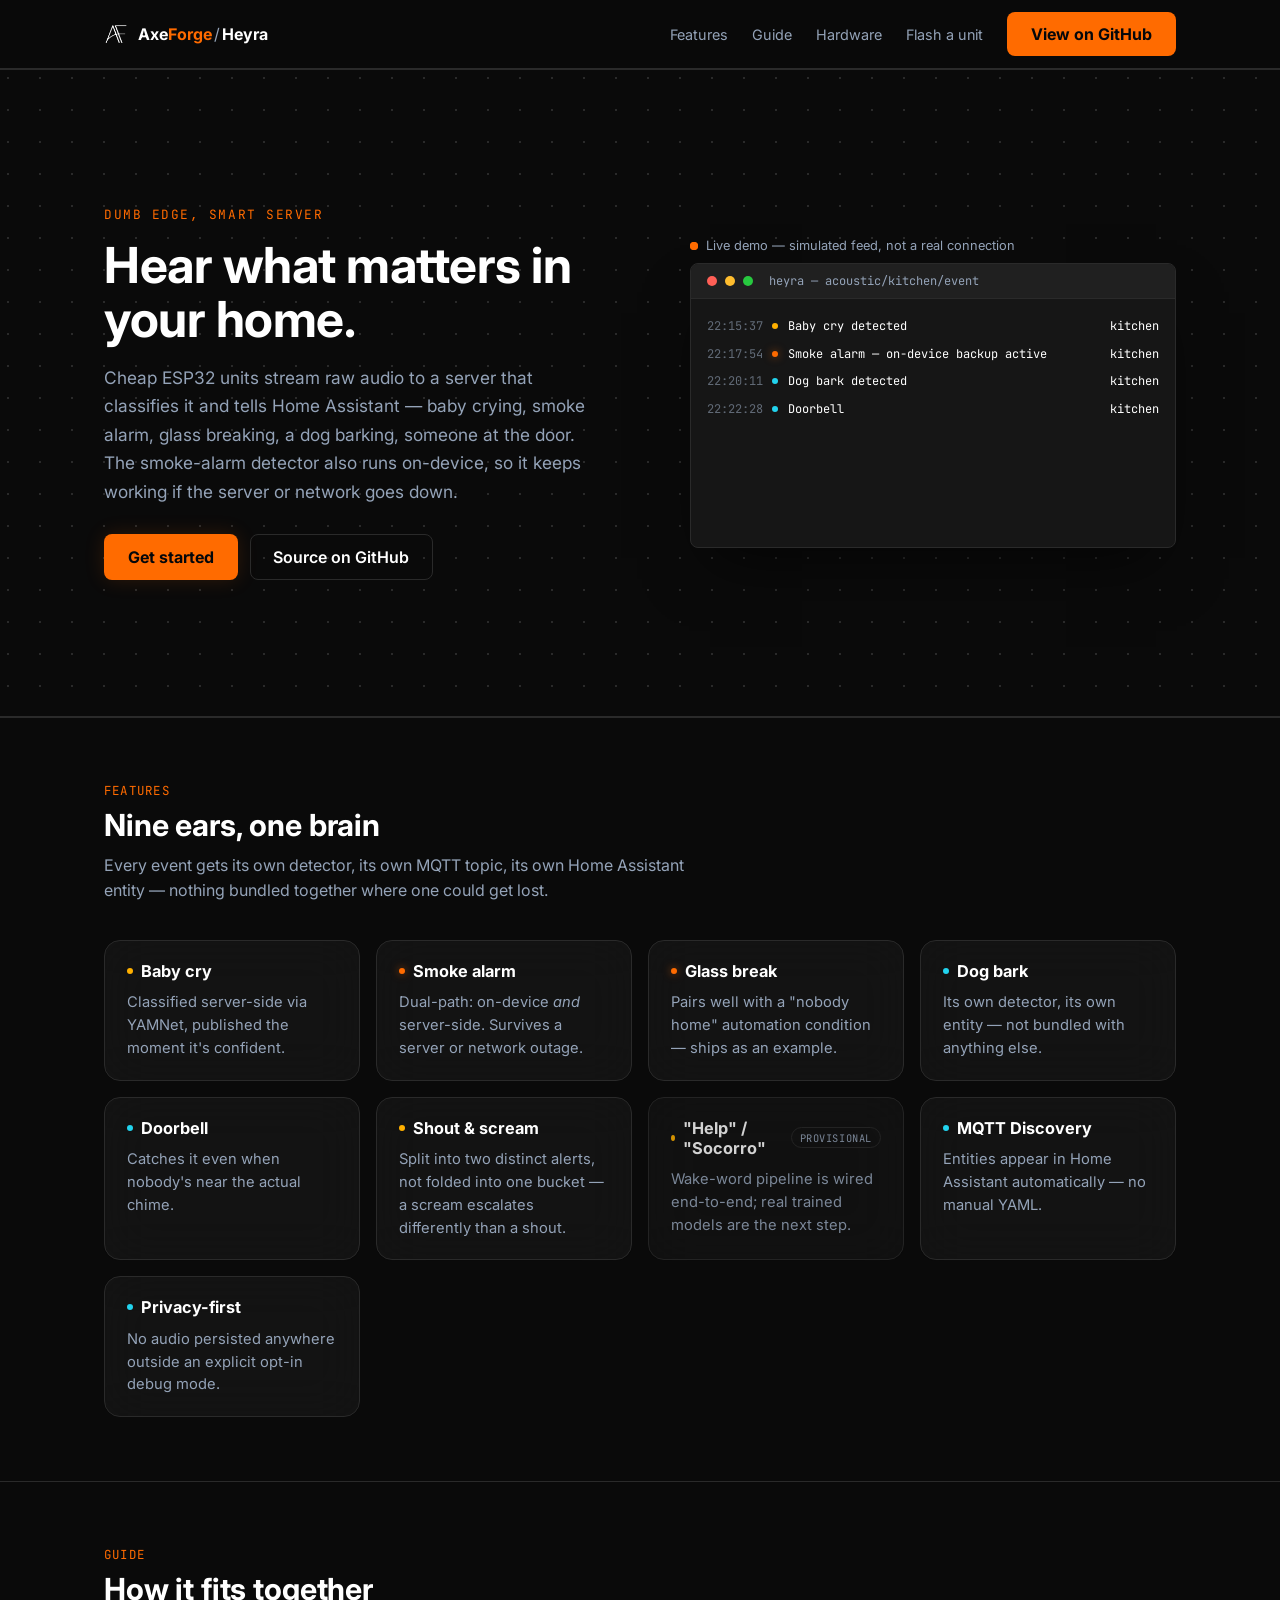
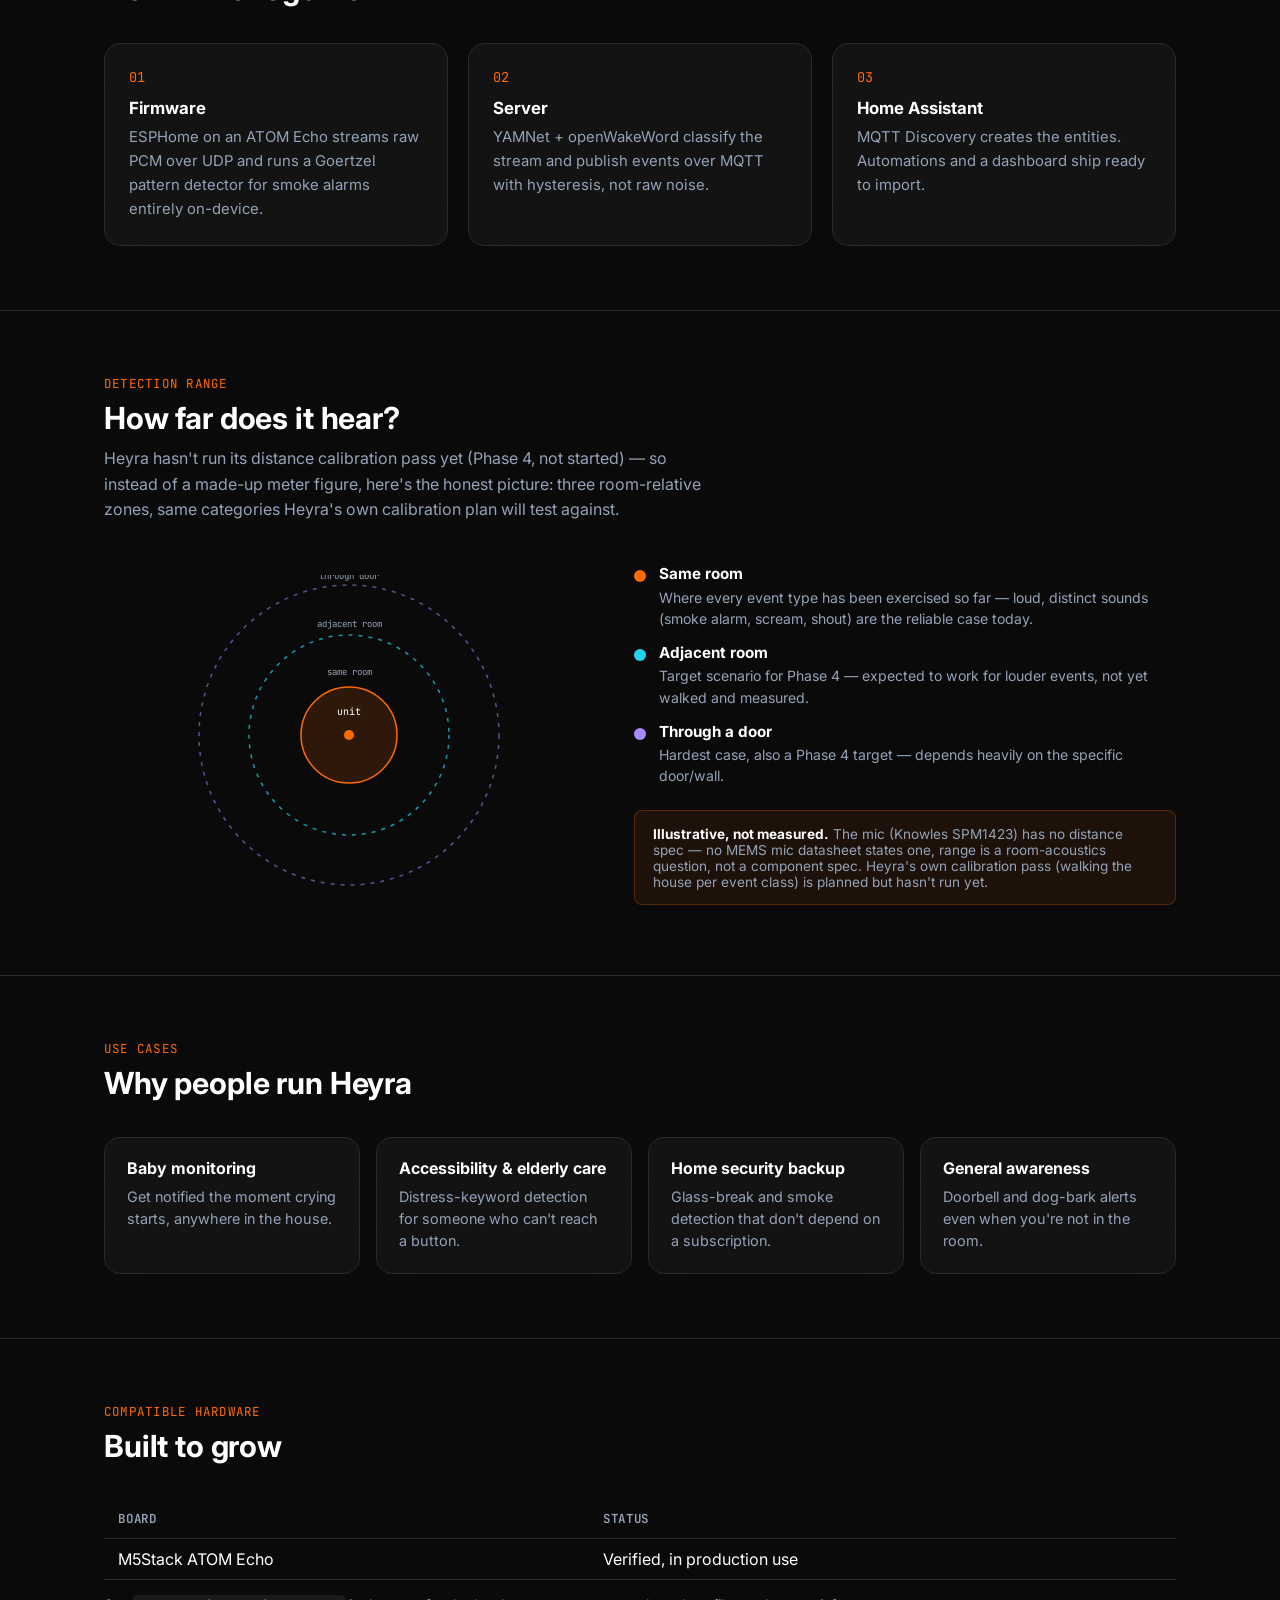
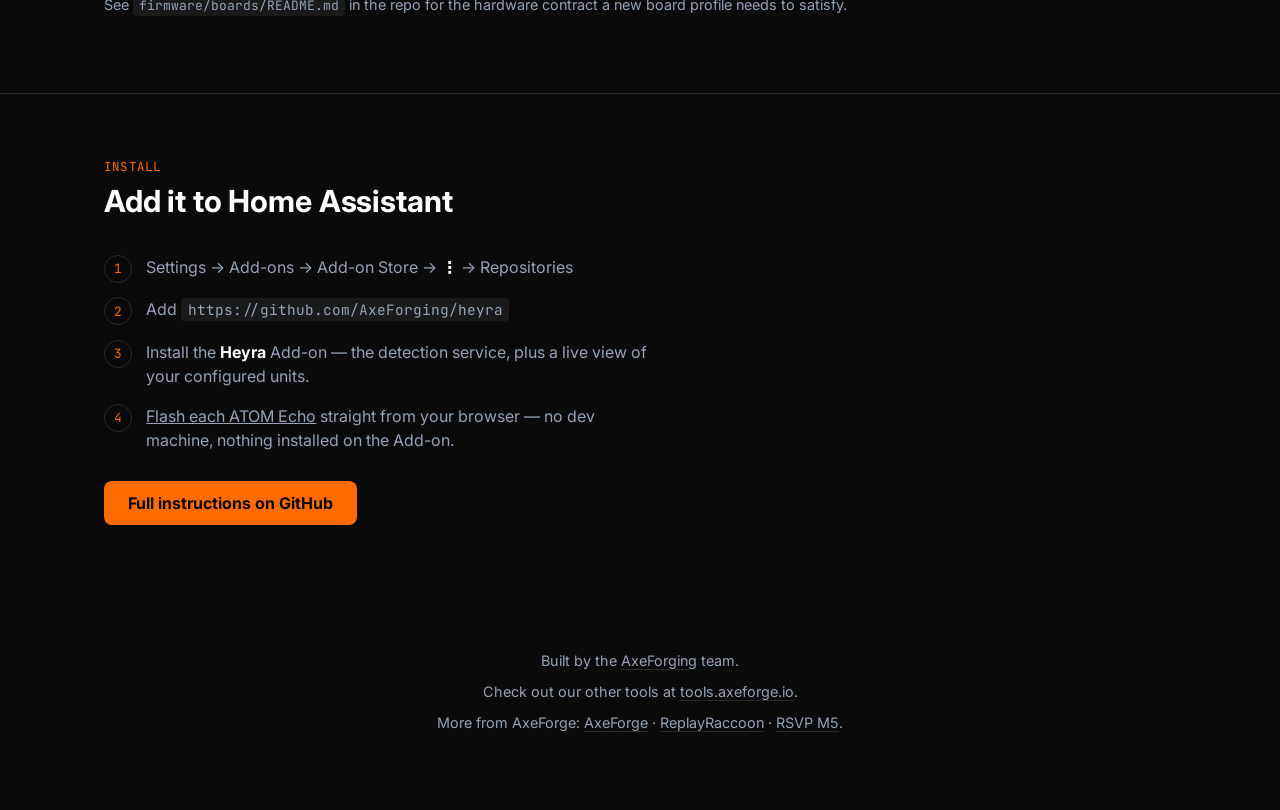
<file: web/index.html>
<!doctype html>
<html lang="en" data-flavor="relay">
<head>
<meta charset="utf-8">
<meta name="viewport" content="width=device-width, initial-scale=1">
<title>Heyra — Acoustic event detection for Home Assistant</title>
<meta name="description" content="Dumb edge, smart server acoustic event detection mesh for Home Assistant, by AxeForging.">
<link rel="icon" href="./favicon.png" type="image/png">
<link rel="apple-touch-icon" href="./favicon.png">
<link rel="stylesheet" href="./axeforge.css">
<style>
  /* AxeForge shell + the relay flavor (external tools/hardware/browser extensions)
     -- see branding/README.md. Fonts/components (Inter, JetBrains Mono, .glass-card,
     .terminal-window, .axe-button) are inherited from the kit deliberately, not
     swapped -- the kit's own consistency contract bans per-tool display fonts, and
     this is a real cross-project brand system, not a fresh greenfield choice to
     second-guess. */

  * { box-sizing: border-box; }
  body { margin: 0; }
  a { color: inherit; }
  .wrap { max-width: 1120px; margin: 0 auto; padding: 0 1.5rem; }

  /* ---- Topbar ---- */
  .topbar {
    padding: 0;
    min-height: 68px;
    border-bottom: 1px solid var(--af-line);
    background: color-mix(in srgb, var(--af-bg) 88%, transparent);
    -webkit-backdrop-filter: blur(12px);
    backdrop-filter: blur(12px);
    position: sticky; top: 0; z-index: 40;
  }
  .topbar .wrap { display: flex; align-items: center; justify-content: space-between; min-height: 68px; }
  .topbar-brand { display: flex; align-items: center; gap: 0.6rem; text-decoration: none; font-weight: 700; }
  .topbar-brand img { height: 24px; width: 24px; }
  .topbar-brand .sep { color: var(--af-text-muted); font-weight: 400; margin: 0 0.15rem; }
  .topbar-brand .forge { color: var(--af-accent); }
  .topbar-nav { display: flex; align-items: center; gap: 1.5rem; font-size: 0.9rem; }
  .topbar-nav a.navlink { color: var(--af-text-muted); text-decoration: none; }
  .topbar-nav a.navlink:hover { color: var(--af-text); }

  /* ---- Hero: asymmetric two-column ---- */
  .hero {
    background-image: radial-gradient(circle, var(--af-line) 1px, transparent 1px);
    background-size: 32px 32px;
    background-position: -8px -8px;
    border-bottom: 1px solid var(--af-line);
  }
  .hero .wrap {
    display: grid;
    grid-template-columns: minmax(0, 1.05fr) minmax(320px, 0.95fr);
    gap: 3rem;
    align-items: center;
    padding-top: 4.5rem;
    padding-bottom: 4.5rem;
  }
  .kicker {
    font-family: var(--af-font-mono);
    font-size: 0.8rem;
    letter-spacing: 0.12em;
    text-transform: uppercase;
    color: var(--af-accent);
    margin-bottom: 1rem;
  }
  .hero h1 {
    font-size: clamp(2.1rem, 1.4rem + 2.6vw, 3.1rem);
    line-height: 1.08;
    margin: 0 0 1.1rem;
    letter-spacing: -0.01em;
  }
  .hero p.lede {
    color: var(--af-text-muted);
    font-size: 1.08rem;
    line-height: 1.65;
    max-width: 46ch;
    margin: 0 0 1.75rem;
  }
  .hero .ctas { display: flex; gap: 0.75rem; flex-wrap: wrap; }
  .btn-ghost {
    display: inline-flex; align-items: center; gap: 0.5rem;
    padding: 0.75rem 1.4rem; border-radius: var(--af-radius);
    border: 1px solid var(--af-line); color: var(--af-text);
    text-decoration: none; font-weight: 600; font-size: 1rem;
    transition: border-color 0.15s ease;
  }
  .btn-ghost:hover { border-color: color-mix(in srgb, var(--af-accent) 50%, transparent); }

  /* ---- Live feed demo (built from the kit's own .terminal-window) ---- */
  .feed-caption { display: flex; align-items: center; gap: 0.5rem; margin-bottom: 0.6rem; font-size: 0.8rem; color: var(--af-text-muted); }
  .pulse-dot { position: relative; width: 8px; height: 8px; border-radius: 50%; background: var(--af-accent); flex: none; }
  .pulse-dot::after {
    content: ""; position: absolute; inset: 0; border-radius: 50%; background: var(--af-accent);
    animation: pulse 2s ease-out infinite;
  }
  @keyframes pulse { 0% { opacity: 0.6; transform: scale(1); } 100% { opacity: 0; transform: scale(2.8); } }
  #feed-window { box-shadow: 0 30px 60px -20px rgb(0 0 0 / 0.6); }
  #feed-body { min-height: 15.5rem; max-height: 15.5rem; padding: 0.85rem 1rem; overflow: hidden; }
  .feed-line {
    display: grid; grid-template-columns: auto auto 1fr auto; gap: 0.6rem; align-items: baseline;
    padding: 0.3rem 0; color: var(--af-text-muted);
    animation: feed-in 0.4s cubic-bezier(0.16, 1, 0.3, 1);
  }
  @keyframes feed-in { from { opacity: 0; transform: translateY(-6px); } to { opacity: 1; transform: translateY(0); } }
  .feed-line .ts { color: var(--af-text-muted); opacity: 0.6; }
  .feed-line .room { color: var(--af-text); }
  .feed-line .label { color: var(--af-text); }
  .feed-tone { width: 6px; height: 6px; border-radius: 50%; align-self: center; }
  .feed-tone-info { background: #22d3ee; }
  .feed-tone-warn { background: #ffb000; }
  .feed-tone-critical { background: var(--af-accent); box-shadow: 0 0 8px color-mix(in srgb, var(--af-accent) 60%, transparent); }
  @media (prefers-reduced-motion: reduce) {
    .feed-line { animation: none; }
    .pulse-dot::after { animation: none; opacity: 0; }
  }

  /* ---- Sections ---- */
  section { padding: 4rem 0; border-top: 1px solid var(--af-line); }
  .section-head { margin-bottom: 2.25rem; max-width: 60ch; }
  .kicker-sm { font-family: var(--af-font-mono); font-size: 0.78rem; letter-spacing: 0.1em; text-transform: uppercase; color: var(--af-accent); margin-bottom: 0.5rem; }
  .section-title { font-size: clamp(1.5rem, 1.3rem + 0.8vw, 1.9rem); margin: 0 0 0.6rem; letter-spacing: -0.005em; }
  .section-sub { color: var(--af-text-muted); line-height: 1.6; margin: 0; }

  /* ---- Feature grid ---- */
  .feature-grid { display: grid; grid-template-columns: repeat(auto-fit, minmax(240px, 1fr)); gap: 1rem; }
  .feature-card { padding: 1.25rem 1.4rem; }
  .feature-card .tone-row { display: flex; align-items: center; gap: 0.5rem; margin-bottom: 0.65rem; }
  .feature-card h3 { margin: 0; font-size: 1.02rem; }
  .feature-card p { margin: 0; color: var(--af-text-muted); font-size: 0.92rem; line-height: 1.55; }
  .feature-card.provisional { opacity: 0.82; }
  .feature-card .badge {
    font-family: var(--af-font-mono); font-size: 0.65rem; letter-spacing: 0.05em; text-transform: uppercase;
    color: var(--af-text-muted); border: 1px solid var(--af-line); border-radius: 999px; padding: 0.15rem 0.5rem;
  }

  /* ---- Guide: asymmetric numbered flow ---- */
  .guide-flow { display: grid; grid-template-columns: repeat(auto-fit, minmax(260px, 1fr)); gap: 1.25rem; counter-reset: step; }
  .guide-step { padding: 1.5rem; position: relative; }
  .guide-step .num { font-family: var(--af-font-mono); font-size: 0.85rem; color: var(--af-accent); margin-bottom: 0.75rem; }
  .guide-step h3 { margin: 0 0 0.5rem; font-size: 1.05rem; }
  .guide-step p { margin: 0; color: var(--af-text-muted); font-size: 0.93rem; line-height: 1.6; }

  /* ---- Mic range diagram ---- */
  .range-layout { display: grid; grid-template-columns: minmax(0, 0.95fr) minmax(280px, 1.05fr); gap: 2.5rem; align-items: center; }
  .range-diagram { display: flex; align-items: center; justify-content: center; padding: 1rem; }
  .range-diagram svg { max-width: 100%; height: auto; }
  .range-legend { display: flex; flex-direction: column; gap: 0.9rem; }
  .range-legend-item { display: flex; gap: 0.8rem; align-items: flex-start; }
  .range-swatch { width: 12px; height: 12px; border-radius: 50%; margin-top: 0.35rem; flex: none; }
  .range-legend-item h3 { margin: 0 0 0.2rem; font-size: 0.95rem; }
  .range-legend-item p { margin: 0; color: var(--af-text-muted); font-size: 0.88rem; line-height: 1.5; }
  .range-caption {
    margin-top: 1.5rem; padding: 0.9rem 1.1rem; border-radius: var(--af-radius);
    background: color-mix(in srgb, var(--af-accent) 8%, transparent);
    border: 1px solid color-mix(in srgb, var(--af-accent) 25%, transparent);
    font-size: 0.85rem; color: var(--af-text-muted);
  }
  .range-caption strong { color: var(--af-text); }

  /* ---- Use cases ---- */
  .usecase-grid { display: grid; grid-template-columns: repeat(auto-fit, minmax(230px, 1fr)); gap: 1rem; }
  .usecase-card { padding: 1.25rem 1.4rem; }
  .usecase-card h3 { margin: 0 0 0.5rem; font-size: 1rem; }
  .usecase-card p { margin: 0; color: var(--af-text-muted); font-size: 0.9rem; line-height: 1.55; }

  /* ---- Hardware table ---- */
  table { width: 100%; border-collapse: collapse; }
  th, td { text-align: left; padding: 0.65rem 0.9rem; border-bottom: 1px solid var(--af-line); }
  th { color: var(--af-text-muted); font-weight: 600; font-size: 0.78rem; text-transform: uppercase; letter-spacing: 0.05em; font-family: var(--af-font-mono); }
  code { font-family: var(--af-font-mono); background: var(--af-surface); padding: 0.15em 0.45em; border-radius: 4px; font-size: 0.9em; }

  /* ---- Install ---- */
  .install-steps { counter-reset: install; display: flex; flex-direction: column; gap: 0.9rem; max-width: 56ch; margin: 0 0 1.75rem; }
  .install-step { display: flex; gap: 0.9rem; align-items: flex-start; }
  .install-step .n {
    counter-increment: install; flex: none; width: 1.75rem; height: 1.75rem; border-radius: 50%;
    border: 1px solid var(--af-line); display: flex; align-items: center; justify-content: center;
    font-family: var(--af-font-mono); font-size: 0.8rem; color: var(--af-accent);
  }
  .install-step .n::before { content: counter(install); }
  .install-step p { margin: 0; color: var(--af-text-muted); line-height: 1.55; }
  .install-step p strong { color: var(--af-text); }

  footer { padding: 3rem 0 4rem; text-align: center; color: var(--af-text-muted); font-size: 0.9rem; }
  footer a { text-decoration: underline; text-decoration-color: var(--af-line); text-underline-offset: 3px; }

  @media (max-width: 820px) {
    .hero .wrap { grid-template-columns: 1fr; padding-top: 3rem; padding-bottom: 3rem; }
    .range-layout { grid-template-columns: 1fr; }
    /* Drop only the in-page anchor links (Features/Guide/Hardware) -- this is a single
       scrollable page, so they're redundant with scrolling. Keep "Flash a unit" and the
       GitHub CTA reachable -- those are real destinations, not shortcuts. */
    .topbar-nav a[href^="#"] { display: none; }
    .topbar-nav { gap: 0.75rem; }
  }
</style>
</head>
<body>
  <header class="topbar">
    <div class="wrap">
      <a class="topbar-brand" href="https://tools.axeforge.io">
        <img src="./axeforge-icon.png" alt="">
        <span>Axe<span class="forge">Forge</span><span class="sep">/</span>Heyra</span>
      </a>
      <nav class="topbar-nav">
        <a class="navlink" href="#features">Features</a>
        <a class="navlink" href="#guide">Guide</a>
        <a class="navlink" href="#hardware">Hardware</a>
        <a class="navlink" href="./flash.html">Flash a unit</a>
        <a class="axe-button" href="https://github.com/AxeForging/heyra">View on GitHub</a>
      </nav>
    </div>
  </header>

  <section class="hero">
    <div class="wrap">
      <div>
        <div class="kicker">Dumb edge, smart server</div>
        <h1>Hear what matters in your home.</h1>
        <p class="lede">
          Cheap ESP32 units stream raw audio to a server that classifies it and
          tells Home Assistant — baby crying, smoke alarm, glass breaking, a dog
          barking, someone at the door. The smoke-alarm detector also runs
          on-device, so it keeps working if the server or network goes down.
        </p>
        <div class="ctas">
          <a class="axe-button glow-accent" href="#install">Get started</a>
          <a class="btn-ghost" href="https://github.com/AxeForging/heyra">Source on GitHub</a>
        </div>
      </div>

      <div>
        <div class="feed-caption"><span class="pulse-dot"></span> Live demo — simulated feed, not a real connection</div>
        <div class="terminal-window" id="feed-window">
          <div class="terminal-header">
            <span class="dot dot-red"></span><span class="dot dot-yellow"></span><span class="dot dot-green"></span>
            <span style="margin-left: 0.5rem; color: var(--af-text-muted);">heyra — acoustic/kitchen/event</span>
          </div>
          <div id="feed-body"></div>
        </div>
      </div>
    </div>
  </section>

  <section id="features">
    <div class="wrap">
      <div class="section-head">
        <div class="kicker-sm">Features</div>
        <h2 class="section-title">Nine ears, one brain</h2>
        <p class="section-sub">Every event gets its own detector, its own MQTT topic, its own Home Assistant entity — nothing bundled together where one could get lost.</p>
      </div>
      <div class="feature-grid">
        <div class="glass-card feature-card">
          <div class="tone-row"><span class="feed-tone feed-tone-warn"></span><h3>Baby cry</h3></div>
          <p>Classified server-side via YAMNet, published the moment it's confident.</p>
        </div>
        <div class="glass-card feature-card">
          <div class="tone-row"><span class="feed-tone feed-tone-critical"></span><h3>Smoke alarm</h3></div>
          <p>Dual-path: on-device <em>and</em> server-side. Survives a server or network outage.</p>
        </div>
        <div class="glass-card feature-card">
          <div class="tone-row"><span class="feed-tone feed-tone-critical"></span><h3>Glass break</h3></div>
          <p>Pairs well with a "nobody home" automation condition — ships as an example.</p>
        </div>
        <div class="glass-card feature-card">
          <div class="tone-row"><span class="feed-tone feed-tone-info"></span><h3>Dog bark</h3></div>
          <p>Its own detector, its own entity — not bundled with anything else.</p>
        </div>
        <div class="glass-card feature-card">
          <div class="tone-row"><span class="feed-tone feed-tone-info"></span><h3>Doorbell</h3></div>
          <p>Catches it even when nobody's near the actual chime.</p>
        </div>
        <div class="glass-card feature-card">
          <div class="tone-row"><span class="feed-tone feed-tone-warn"></span><h3>Shout &amp; scream</h3></div>
          <p>Split into two distinct alerts, not folded into one bucket — a scream escalates differently than a shout.</p>
        </div>
        <div class="glass-card feature-card provisional">
          <div class="tone-row"><span class="feed-tone feed-tone-warn"></span><h3>"Help" / "Socorro"</h3><span class="badge">Provisional</span></div>
          <p>Wake-word pipeline is wired end-to-end; real trained models are the next step.</p>
        </div>
        <div class="glass-card feature-card">
          <div class="tone-row"><span class="feed-tone feed-tone-info"></span><h3>MQTT Discovery</h3></div>
          <p>Entities appear in Home Assistant automatically — no manual YAML.</p>
        </div>
        <div class="glass-card feature-card">
          <div class="tone-row"><span class="feed-tone feed-tone-info"></span><h3>Privacy-first</h3></div>
          <p>No audio persisted anywhere outside an explicit opt-in debug mode.</p>
        </div>
      </div>
    </div>
  </section>

  <section id="guide">
    <div class="wrap">
      <div class="section-head">
        <div class="kicker-sm">Guide</div>
        <h2 class="section-title">How it fits together</h2>
      </div>
      <div class="guide-flow">
        <div class="glass-card guide-step">
          <div class="num">01</div>
          <h3>Firmware</h3>
          <p>ESPHome on an ATOM Echo streams raw PCM over UDP and runs a Goertzel pattern detector for smoke alarms entirely on-device.</p>
        </div>
        <div class="glass-card guide-step">
          <div class="num">02</div>
          <h3>Server</h3>
          <p>YAMNet + openWakeWord classify the stream and publish events over MQTT with hysteresis, not raw noise.</p>
        </div>
        <div class="glass-card guide-step">
          <div class="num">03</div>
          <h3>Home Assistant</h3>
          <p>MQTT Discovery creates the entities. Automations and a dashboard ship ready to import.</p>
        </div>
      </div>
    </div>
  </section>

  <section id="mic-range">
    <div class="wrap">
      <div class="section-head">
        <div class="kicker-sm">Detection range</div>
        <h2 class="section-title">How far does it hear?</h2>
        <p class="section-sub">Heyra hasn't run its distance calibration pass yet (Phase 4, not started) — so instead of a made-up meter figure, here's the honest picture: three room-relative zones, same categories Heyra's own calibration plan will test against.</p>
      </div>
      <div class="range-layout">
        <div class="range-diagram">
          <svg viewBox="0 0 320 320" width="320" height="320" role="img" aria-label="Diagram of three room-relative detection zones around a Heyra unit">
            <circle cx="160" cy="160" r="150" fill="none" stroke="#a78bfa" stroke-width="1.5" stroke-dasharray="4 6" opacity="0.55"/>
            <circle cx="160" cy="160" r="100" fill="none" stroke="#22d3ee" stroke-width="1.5" stroke-dasharray="4 6" opacity="0.7"/>
            <circle cx="160" cy="160" r="48" fill="color-mix(in srgb, var(--af-accent) 14%, transparent)" stroke="var(--af-accent)" stroke-width="1.5"/>
            <circle cx="160" cy="160" r="5" fill="var(--af-accent)"/>
            <text x="160" y="140" text-anchor="middle" font-family="JetBrains Mono, monospace" font-size="10" fill="#ffffff">unit</text>
            <text x="160" y="100" text-anchor="middle" font-family="JetBrains Mono, monospace" font-size="9" fill="#94a3b8">same room</text>
            <text x="160" y="52" text-anchor="middle" font-family="JetBrains Mono, monospace" font-size="9" fill="#94a3b8">adjacent room</text>
            <text x="160" y="4" text-anchor="middle" font-family="JetBrains Mono, monospace" font-size="9" fill="#94a3b8">through door</text>
          </svg>
        </div>
        <div>
          <div class="range-legend">
            <div class="range-legend-item">
              <span class="range-swatch" style="background: var(--af-accent);"></span>
              <div><h3>Same room</h3><p>Where every event type has been exercised so far — loud, distinct sounds (smoke alarm, scream, shout) are the reliable case today.</p></div>
            </div>
            <div class="range-legend-item">
              <span class="range-swatch" style="background: #22d3ee;"></span>
              <div><h3>Adjacent room</h3><p>Target scenario for Phase 4 — expected to work for louder events, not yet walked and measured.</p></div>
            </div>
            <div class="range-legend-item">
              <span class="range-swatch" style="background: #a78bfa;"></span>
              <div><h3>Through a door</h3><p>Hardest case, also a Phase 4 target — depends heavily on the specific door/wall.</p></div>
            </div>
          </div>
          <div class="range-caption">
            <strong>Illustrative, not measured.</strong> The mic (Knowles SPM1423) has no distance spec — no MEMS mic datasheet states one, range is a room-acoustics question, not a component spec. Heyra's own calibration pass (walking the house per event class) is planned but hasn't run yet.
          </div>
        </div>
      </div>
    </div>
  </section>

  <section id="use-cases">
    <div class="wrap">
      <div class="section-head">
        <div class="kicker-sm">Use cases</div>
        <h2 class="section-title">Why people run Heyra</h2>
      </div>
      <div class="usecase-grid">
        <div class="glass-card usecase-card">
          <h3>Baby monitoring</h3>
          <p>Get notified the moment crying starts, anywhere in the house.</p>
        </div>
        <div class="glass-card usecase-card">
          <h3>Accessibility &amp; elderly care</h3>
          <p>Distress-keyword detection for someone who can't reach a button.</p>
        </div>
        <div class="glass-card usecase-card">
          <h3>Home security backup</h3>
          <p>Glass-break and smoke detection that don't depend on a subscription.</p>
        </div>
        <div class="glass-card usecase-card">
          <h3>General awareness</h3>
          <p>Doorbell and dog-bark alerts even when you're not in the room.</p>
        </div>
      </div>
    </div>
  </section>

  <section id="hardware">
    <div class="wrap">
      <div class="section-head">
        <div class="kicker-sm">Compatible hardware</div>
        <h2 class="section-title">Built to grow</h2>
      </div>
      <table>
        <tr><th>Board</th><th>Status</th></tr>
        <tr><td>M5Stack ATOM Echo</td><td>Verified, in production use</td></tr>
      </table>
      <p style="color: var(--af-text-muted); font-size: 0.9rem; margin-top: 1rem;">
        See <code>firmware/boards/README.md</code> in the repo for the hardware
        contract a new board profile needs to satisfy.
      </p>
    </div>
  </section>

  <section id="install">
    <div class="wrap">
      <div class="section-head">
        <div class="kicker-sm">Install</div>
        <h2 class="section-title">Add it to Home Assistant</h2>
      </div>
      <div class="install-steps">
        <div class="install-step"><span class="n"></span><p>Settings → Add-ons → Add-on Store → <strong>⋮</strong> → Repositories</p></div>
        <div class="install-step"><span class="n"></span><p>Add <code>https://github.com/AxeForging/heyra</code></p></div>
        <div class="install-step"><span class="n"></span><p>Install the <strong>Heyra</strong> Add-on — the detection service, plus a live view of your configured units.</p></div>
        <div class="install-step"><span class="n"></span><p><a href="./flash.html">Flash each ATOM Echo</a> straight from your browser — no dev machine, nothing installed on the Add-on.</p></div>
      </div>
      <a class="axe-button" href="https://github.com/AxeForging/heyra#install">Full instructions on GitHub</a>
    </div>
  </section>

  <footer>
    <p>Built by the <a href="https://github.com/AxeForging">AxeForging</a> team.</p>
    <p>Check out our other tools at <a href="https://tools.axeforge.io">tools.axeforge.io</a>.</p>
    <p>More from AxeForge: <a href="https://axeforge.io">AxeForge</a> ·
       <a href="https://replayraccoon.axeforge.io">ReplayRaccoon</a> ·
       <a href="https://axeforging.github.io/rsvp-m5/">RSVP M5</a>.</p>
  </footer>

<script>
(function () {
  var EVENTS = [
    { room: "kitchen", event: "baby_cry",   label: "Baby cry detected",                    tone: "warn" },
    { room: "kitchen", event: "smoke_alarm",label: "Smoke alarm — on-device backup active", tone: "critical" },
    { room: "kitchen", event: "dog_bark",   label: "Dog bark detected",                     tone: "info" },
    { room: "kitchen", event: "doorbell",   label: "Doorbell",                               tone: "info" },
    { room: "kitchen", event: "glass_break",label: "Glass break detected",                  tone: "critical" },
    { room: "kitchen", event: "shout",      label: "Shout detected",                         tone: "warn" },
    { room: "kitchen", event: "scream",     label: "Scream detected",                        tone: "critical" }
  ];

  var body = document.getElementById("feed-body");
  var reduced = window.matchMedia("(prefers-reduced-motion: reduce)").matches;
  var MAX_LINES = 6;
  var i = 0;

  function pad(n) { return n < 10 ? "0" + n : "" + n; }

  function addLine() {
    var e = EVENTS[i % EVENTS.length];
    i++;
    var now = new Date(1700000000000 + i * 1000 * 137); // deterministic, no Date.now()/random needed for a decorative loop
    var ts = pad(now.getUTCHours()) + ":" + pad(now.getUTCMinutes()) + ":" + pad(now.getUTCSeconds());
    var line = document.createElement("div");
    line.className = "feed-line";
    line.innerHTML =
      '<span class="ts">' + ts + '</span>' +
      '<span class="feed-tone feed-tone-' + e.tone + '"></span>' +
      '<span class="label">' + e.label + '</span>' +
      '<span class="room">' + e.room + '</span>';
    body.appendChild(line);
    while (body.children.length > MAX_LINES) {
      body.removeChild(body.firstChild);
    }
  }

  for (var seed = 0; seed < 4; seed++) addLine();

  if (!reduced) {
    setInterval(addLine, 2200);
  }
})();
</script>
</body>
</html>
</file>
<file: web/axeforge.css>
/* ============================================================
   AxeForge Brand Kit v1 — https://tools.axeforge.io
   Copy this file into your project. See BRAND.md for the spec.

   Works two ways from this one file:
   - Tailwind v4: `@import "tailwindcss"; @import "./axeforge.css";`
     (the @theme inline block maps tokens to axe-* utilities)
   - Plain CSS / no Tailwind: just link it; browsers ignore @theme.

   Flavors (set on <html>): forge (default) | circuit | flux | relay | signal
   ============================================================ */

@import url('https://fonts.googleapis.com/css2?family=Inter:wght@400;500;600;700&family=JetBrains+Mono:wght@400;500&display=swap');

/* ---- Shell tokens: identical in every flavor except relay. Never override
   otherwise -- relay's neutral-gray shell is a deliberate, one-time exception
   (see the "new flavor discussion" note below), not a precedent for others. ---- */
:root {
  color-scheme: dark;

  --af-bg: #05070a;
  --af-surface: #0a0f1a;
  --af-surface-2: #0d1117; /* terminal body */
  --af-surface-3: #161b22; /* terminal header */
  --af-line: #1a2233;
  --af-text: #ffffff;
  --af-text-muted: #94a3b8;

  --af-font-sans: "Inter", ui-sans-serif, system-ui, sans-serif;
  --af-font-mono: "JetBrains Mono", ui-monospace, SFMono-Regular, monospace;

  --af-radius: 0.5rem;
  --af-radius-lg: 1rem;

  /* ---- Flavor tokens: the ONLY vars a flavor changes. Default = forge. ---- */
  --af-accent: #ff4e00;
  --af-accent-hover: #e64600;
  --af-accent-contrast: #ffffff; /* text placed ON the accent; white passes only on forge, bold/large */
}

[data-flavor="circuit"] {
  --af-accent: #22d3ee;
  --af-accent-hover: #06b6d4;
  --af-accent-contrast: #05070a;
}

[data-flavor="flux"] {
  --af-accent: #a78bfa;
  --af-accent-hover: #8b5cf6;
  --af-accent-contrast: #05070a;
}

/* relay: the one flavor that also overrides shell tokens (bg/surface/-2/-3/line),
   not just the 3 accent vars -- "external tools/hardware/products" (Heyra, rsvp-m5,
   ReplayRaccoon), inheriting ReplayRaccoon's neutral-gray shell instead of the
   default blue-black. This is the "new flavor discussion" the Do/Don't section
   below refers to, made real -- a deliberate one-time exception, not a precedent. */
[data-flavor="relay"] {
  --af-bg: #0a0a0a;
  --af-surface: #1a1a1a;
  --af-surface-2: #161616; /* terminal body */
  --af-surface-3: #202020; /* terminal header */
  --af-line: #2a2a2a;

  --af-accent: #ff6b00;
  --af-accent-hover: #e56000;
  --af-accent-contrast: #05070a;
}

[data-flavor="signal"] {
  --af-accent: #ffb000;
  --af-accent-hover: #e69e00;
  --af-accent-contrast: #05070a;
}

/* ---- Tailwind v4 adapter. Inert (ignored at-rule) without Tailwind.
   Must be `inline`: utilities then emit var(--af-*) directly, so a
   [data-flavor] override below :root still wins. Plain @theme would
   resolve the var() once at :root and pin every flavor to forge. ---- */
@theme inline {
  --font-sans: var(--af-font-sans);
  --font-mono: var(--af-font-mono);

  --color-axe-black: var(--af-bg);
  --color-axe-navy: var(--af-surface);
  --color-axe-line: var(--af-line);
  --color-axe-muted: var(--af-text-muted);
  --color-axe-accent: var(--af-accent);
  --color-axe-accent-hover: var(--af-accent-hover);
  --color-axe-accent-contrast: var(--af-accent-contrast);

  /* deprecated — old hub names; use axe-accent / axe-accent-hover */
  --color-axe-orange: var(--af-accent);
  --color-axe-orange-hover: var(--af-accent-hover);
}

/* ---- Base ---- */
body {
  background: var(--af-bg);
  color: var(--af-text);
  font-family: var(--af-font-sans);
  -webkit-font-smoothing: antialiased;
}

:focus-visible {
  outline: 2px solid var(--af-accent);
  outline-offset: 2px;
}

/* ---- Components (vanilla CSS — no Tailwind required) ---- */

.technical-grid {
  background-size: 80px 80px;
  background-image: radial-gradient(circle, var(--af-line) 1px, transparent 1px);
}

.glass-card {
  background: color-mix(in srgb, var(--af-surface) 60%, transparent);
  -webkit-backdrop-filter: blur(24px);
  backdrop-filter: blur(24px);
  border: 1px solid var(--af-line);
  border-radius: var(--af-radius-lg);
  transition: border-color 0.5s ease, box-shadow 0.5s ease;
}
.glass-card:hover {
  border-color: color-mix(in srgb, var(--af-accent) 50%, transparent);
}

.terminal-window {
  background: var(--af-surface-2);
  border: 1px solid var(--af-line);
  border-radius: var(--af-radius);
  overflow: hidden;
  font-family: var(--af-font-mono);
  font-size: 0.75rem;
  line-height: 1.5;
  box-shadow: 0 25px 50px -12px rgb(0 0 0 / 0.5);
}
.terminal-header {
  background: var(--af-surface-3);
  padding: 0.5rem 1rem;
  display: flex;
  align-items: center;
  gap: 0.5rem;
  border-bottom: 1px solid var(--af-line);
}

/* macOS traffic lights — semantic, not brand; fixed hexes on purpose */
.dot { width: 10px; height: 10px; border-radius: 9999px; }
.dot-red { background: #ff5f56; }
.dot-yellow { background: #ffbd2e; }
.dot-green { background: #27c93f; }

.glow-accent,
.glow-orange /* deprecated alias */ {
  box-shadow: 0 0 20px color-mix(in srgb, var(--af-accent) 15%, transparent);
}

.axe-button {
  display: inline-flex;
  align-items: center;
  gap: 0.5rem;
  background: var(--af-accent);
  color: var(--af-accent-contrast); /* never hardcode white — fails on circuit/flux/signal */
  padding: 0.75rem 1.5rem;
  border: 0;
  border-radius: var(--af-radius);
  font-family: var(--af-font-sans);
  font-size: 1rem;
  font-weight: 700;
  cursor: pointer;
  text-decoration: none;
  transition: background 0.15s ease, transform 0.15s ease;
}
.axe-button:hover { background: var(--af-accent-hover); }
.axe-button:active { transform: scale(0.95); }
</file>
